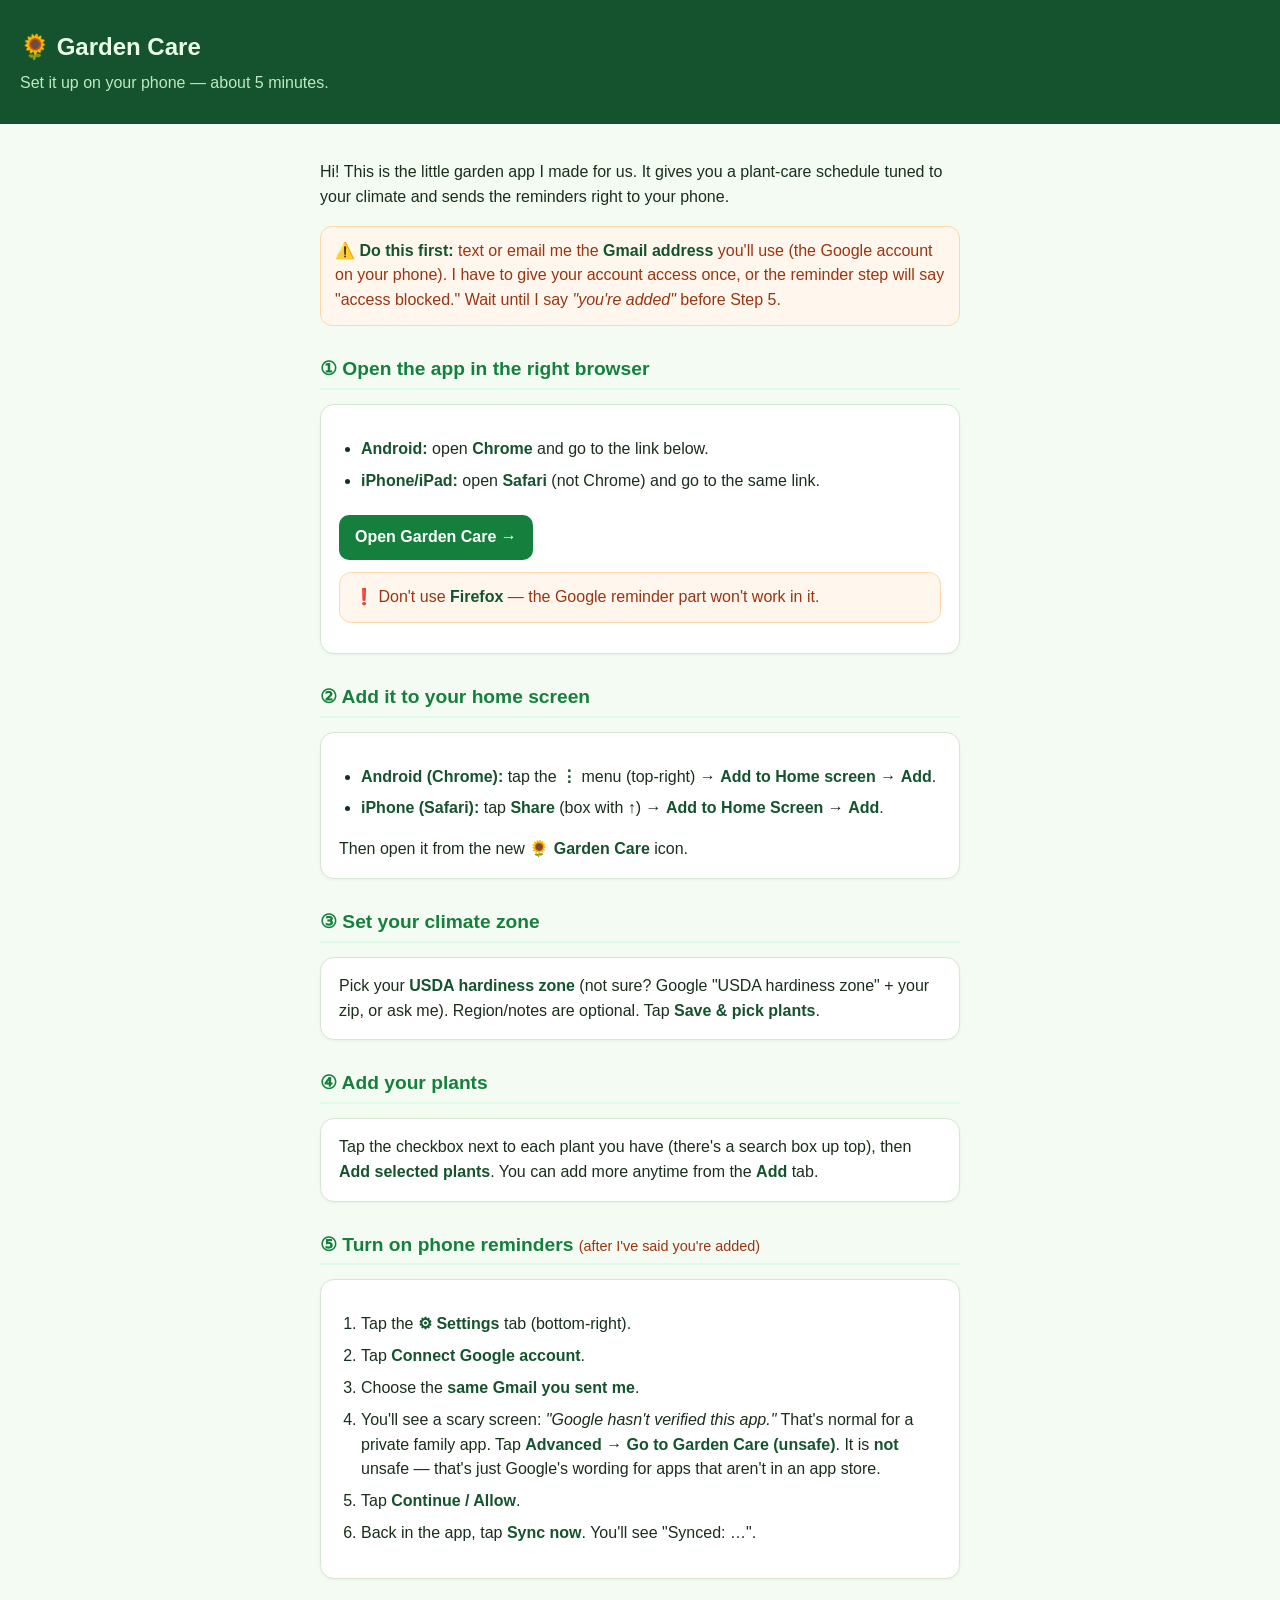
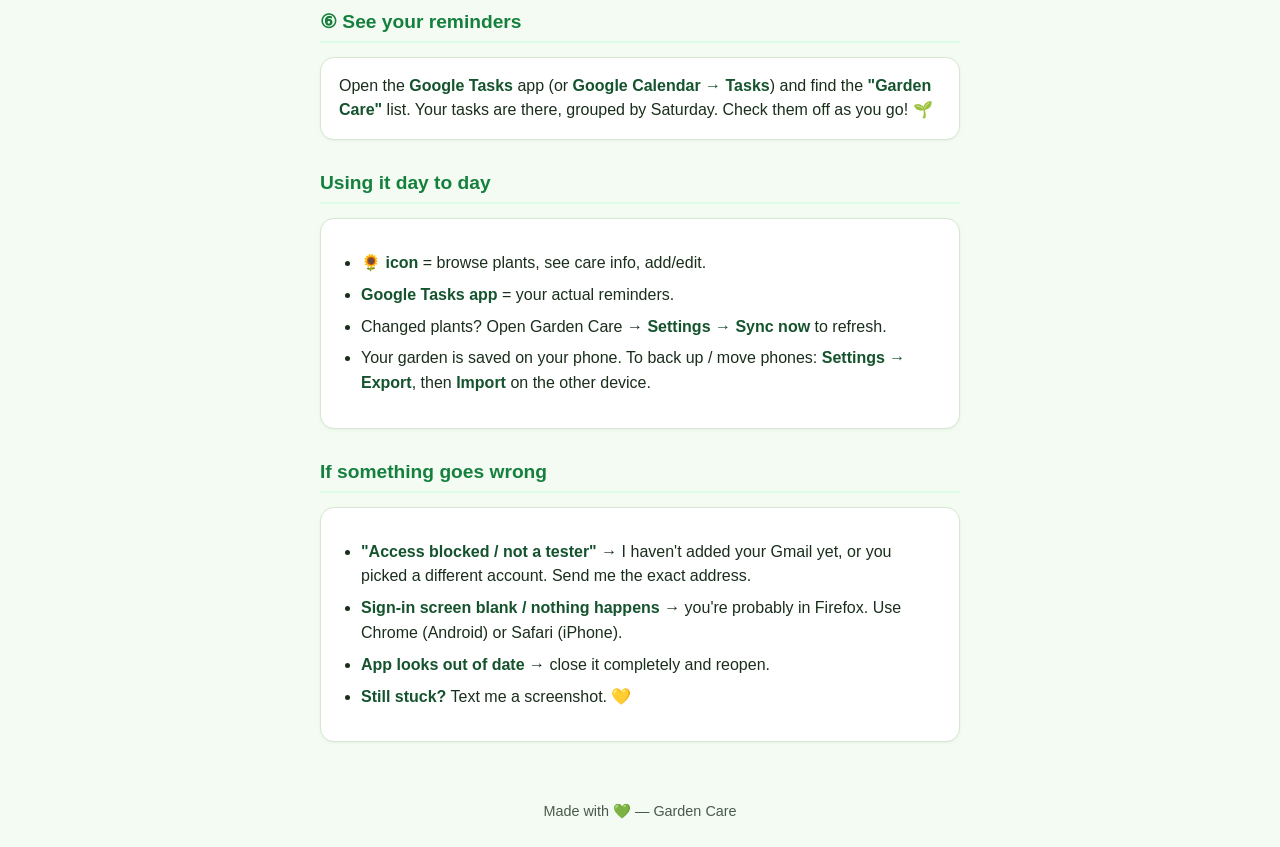
<file: setup.html>
<!DOCTYPE html>
<html lang="en">
<head>
<meta charset="utf-8">
<meta name="viewport" content="width=device-width, initial-scale=1">
<title>🌻 Garden Care — Set It Up on Your Phone</title>
<style>
  :root{--g900:#14532d;--g700:#15803d;--g100:#dcfce7;--g50:#f0fdf4;--ink:#1a2e1c;--soft:#4a5a4c;--line:#d8e7d3;}
  *{box-sizing:border-box;}
  body{margin:0;background:#f4fbf3;color:var(--ink);font-family:-apple-system,BlinkMacSystemFont,"Segoe UI",Roboto,sans-serif;line-height:1.55;}
  header{background:var(--g900);color:#eafde9;padding:28px 20px;}
  header h1{margin:0;font-size:1.5rem;}
  header p{margin:6px 0 0;color:#bfe9c0;}
  main{max-width:680px;margin:0 auto;padding:20px;}
  h2{color:var(--g700);margin:28px 0 8px;font-size:1.2rem;border-bottom:2px solid var(--g100);padding-bottom:4px;}
  ol,ul{padding-left:22px;}
  li{margin:7px 0;}
  .step{background:#fff;border:1px solid var(--line);border-radius:14px;padding:16px 18px;margin:14px 0;box-shadow:0 1px 3px rgba(20,83,45,.06);}
  .num{display:inline-block;background:var(--g700);color:#fff;border-radius:999px;width:26px;height:26px;text-align:center;line-height:26px;font-weight:700;margin-right:8px;}
  .callout{background:#fff7ed;border:1px solid #fed7aa;color:#9a3412;border-radius:12px;padding:12px 14px;margin:14px 0;}
  .tip{background:var(--g100);border:1px solid #bbf7d0;border-radius:12px;padding:12px 14px;margin:14px 0;}
  code{background:var(--g50);border:1px solid var(--line);border-radius:6px;padding:1px 6px;font-size:.95em;}
  a.applink{display:inline-block;background:var(--g700);color:#fff;text-decoration:none;border-radius:10px;padding:10px 16px;font-weight:600;margin-top:6px;}
  footer{color:var(--soft);font-size:.9rem;text-align:center;padding:24px;}
  strong{color:var(--g900);}
</style>
</head>
<body>
<header>
  <h1>🌻 Garden Care</h1>
  <p>Set it up on your phone — about 5 minutes.</p>
</header>
<main>
  <p>Hi! This is the little garden app I made for us. It gives you a plant-care
  schedule tuned to your climate and sends the reminders right to your phone.</p>

  <div class="callout">
    <strong>⚠️ Do this first:</strong> text or email me the <strong>Gmail address</strong>
    you'll use (the Google account on your phone). I have to give your account
    access once, or the reminder step will say "access blocked." Wait until I say
    <em>"you're added"</em> before Step 5.
  </div>

  <h2>① Open the app in the right browser</h2>
  <div class="step">
    <ul>
      <li><strong>Android:</strong> open <strong>Chrome</strong> and go to the link below.</li>
      <li><strong>iPhone/iPad:</strong> open <strong>Safari</strong> (not Chrome) and go to the same link.</li>
    </ul>
    <a class="applink" href="https://bifleming.github.io/garden-care/">Open Garden Care →</a>
    <p class="callout" style="margin-top:12px">❗ Don't use <strong>Firefox</strong> — the Google reminder part won't work in it.</p>
  </div>

  <h2>② Add it to your home screen</h2>
  <div class="step">
    <ul>
      <li><strong>Android (Chrome):</strong> tap the <strong>⋮</strong> menu (top-right) → <strong>Add to Home screen</strong> → <strong>Add</strong>.</li>
      <li><strong>iPhone (Safari):</strong> tap <strong>Share</strong> (box with ↑) → <strong>Add to Home Screen</strong> → <strong>Add</strong>.</li>
    </ul>
    Then open it from the new <strong>🌻 Garden Care</strong> icon.
  </div>

  <h2>③ Set your climate zone</h2>
  <div class="step">Pick your <strong>USDA hardiness zone</strong> (not sure? Google "USDA hardiness zone" + your zip, or ask me). Region/notes are optional. Tap <strong>Save &amp; pick plants</strong>.</div>

  <h2>④ Add your plants</h2>
  <div class="step">Tap the checkbox next to each plant you have (there's a search box up top), then <strong>Add selected plants</strong>. You can add more anytime from the <strong>Add</strong> tab.</div>

  <h2>⑤ Turn on phone reminders <span style="font-weight:400;font-size:.9rem;color:#9a3412">(after I've said you're added)</span></h2>
  <div class="step">
    <ol>
      <li>Tap the <strong>⚙ Settings</strong> tab (bottom-right).</li>
      <li>Tap <strong>Connect Google account</strong>.</li>
      <li>Choose the <strong>same Gmail you sent me</strong>.</li>
      <li>You'll see a scary screen: <em>"Google hasn't verified this app."</em> That's normal for a private family app. Tap <strong>Advanced</strong> → <strong>Go to Garden Care (unsafe)</strong>. It is <strong>not</strong> unsafe — that's just Google's wording for apps that aren't in an app store.</li>
      <li>Tap <strong>Continue / Allow</strong>.</li>
      <li>Back in the app, tap <strong>Sync now</strong>. You'll see "Synced: …".</li>
    </ol>
  </div>

  <h2>⑥ See your reminders</h2>
  <div class="step">Open the <strong>Google Tasks</strong> app (or <strong>Google Calendar → Tasks</strong>) and find the <strong>"Garden Care"</strong> list. Your tasks are there, grouped by Saturday. Check them off as you go! 🌱</div>

  <h2>Using it day to day</h2>
  <div class="step">
    <ul>
      <li><strong>🌻 icon</strong> = browse plants, see care info, add/edit.</li>
      <li><strong>Google Tasks app</strong> = your actual reminders.</li>
      <li>Changed plants? Open Garden Care → <strong>Settings → Sync now</strong> to refresh.</li>
      <li>Your garden is saved on your phone. To back up / move phones: <strong>Settings → Export</strong>, then <strong>Import</strong> on the other device.</li>
    </ul>
  </div>

  <h2>If something goes wrong</h2>
  <div class="step">
    <ul>
      <li><strong>"Access blocked / not a tester"</strong> → I haven't added your Gmail yet, or you picked a different account. Send me the exact address.</li>
      <li><strong>Sign-in screen blank / nothing happens</strong> → you're probably in Firefox. Use Chrome (Android) or Safari (iPhone).</li>
      <li><strong>App looks out of date</strong> → close it completely and reopen.</li>
      <li><strong>Still stuck?</strong> Text me a screenshot. 💛</li>
    </ul>
  </div>
</main>
<footer>Made with 💚 — Garden Care</footer>
</body>
</html>
</file>
